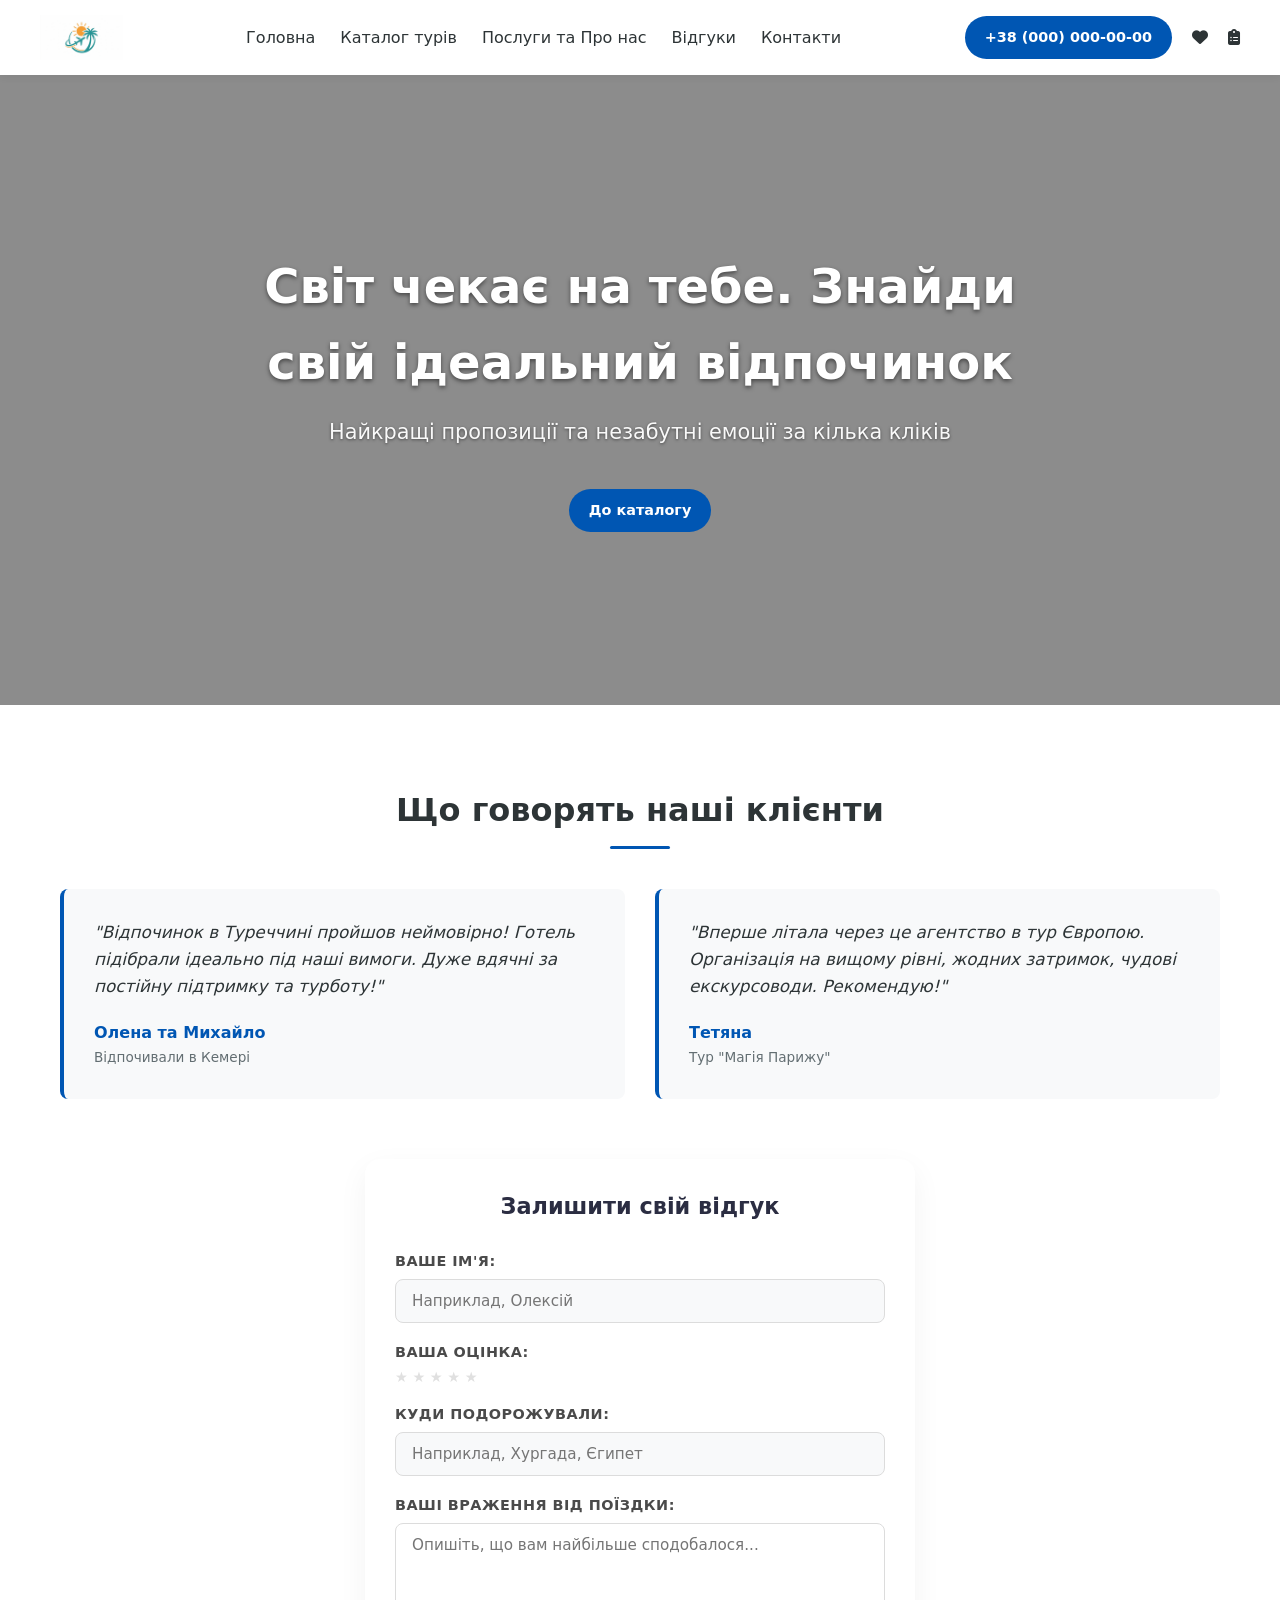
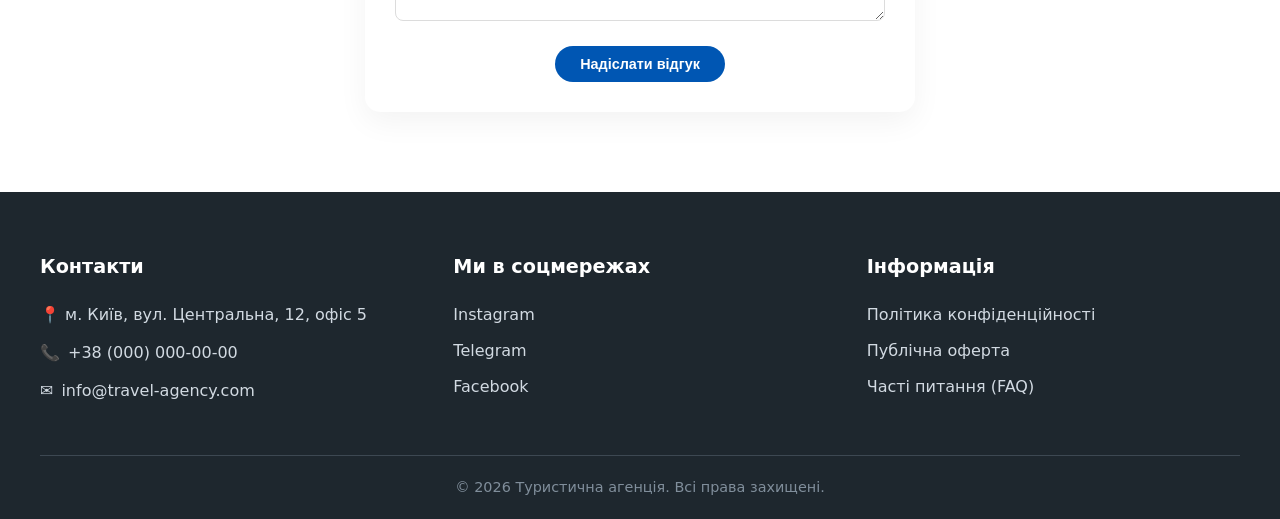
<file: index.html>
<!DOCTYPE html>
<html lang="uk">

<head>
    <meta charset="UTF-8">
    <meta name="viewport" content="width=device-width, initial-scale=1.0">
    <title>Головна сторінка | Туристична агенція</title>
    <link rel="stylesheet" href="./style.css">
    
    <link rel="stylesheet"
          href="https://cdnjs.cloudflare.com/ajax/libs/font-awesome/6.5.2/css/all.min.css">
</head>

<body>

    <header class="main-header">
        <div class="logo">
            <a href="#">
                <img src="./logo.png" alt="Логотип ТА">
            </a>
        </div>
        <nav class="main-navigation">
            <ul>
                <li><a href="./index.html#hero">Головна</a></li>
                <!-- Замінено гарячі путівки на посилання до каталогу -->
                <li><a href="./catalog.html">Каталог турів</a></li>
                <li><a href="./index.html#services">Послуги та Про нас</a></li>
                <li><a href="./index.html#reviews">Відгуки</a></li>
                <li><a href=".index.html#contacts">Контакти</a></li>
            </ul>
        </nav>
        
        <div class="header-user-actions">
            <a href="tel:+380000000000" class="btn-phone">+38 (000) 000-00-00</a>
            <a href="./favorites.html"><i class="fa fa-heart black-icon"></i></a>
            <a href="./booked.html"><i class="fa fa-clipboard-list black-icon"></i></a>
        </div>
    
        
    </header>

    <main>
        <section id="hero" class="hero-section">
            <div class="hero-content">
                <h1>Світ чекає на тебе. Знайди свій ідеальний відпочинок</h1>
                <p>Найкращі пропозиції та незабутні емоції за кілька кліків</p>

                <!-- Форму пошуку видалено. Додано кнопку до каталогу -->
                <div class="hero-actions">
                    <a href="catalog.html" class="btn-catalog">До каталогу</a>
                </div>
            </div>
        </section>

        <!-- Секцію з гарячими путівками повністю видалено -->

        <section id="reviews" class="reviews-section">
    <h2>Що говорять наші клієнти</h2>
    
    <!-- Додано id="reviews-container" -->
    <div class="reviews-container" id="reviews-container">
        <blockquote class="review-card">
            <p class="review-text">"Відпочинок в Туреччині пройшов неймовірно! Готель підібрали ідеально під наші вимоги. Дуже вдячні за постійну підтримку та турботу!"</p>
            <cite class="review-author">
                <strong>Олена та Михайло</strong>
                <span>Відпочивали в Кемері</span>
            </cite>
        </blockquote>

        <blockquote class="review-card">
            <p class="review-text">"Вперше літала через це агентство в тур Європою. Організація на вищому рівні, жодних затримок, чудові екскурсоводи. Рекомендую!"</p>
            <cite class="review-author">
                <strong>Тетяна</strong>
                <span>Тур "Магія Парижу"</span>
            </cite>
        </blockquote>
    </div>

    <div class="add-review-block">
        <h3>Залишити свій відгук</h3>
        <form class="review-form">
            <div class="form-group">
                <label for="review-name">Ваше ім'я:</label>
                <input type="text" id="review-name" required placeholder="Наприклад, Олексій">
            </div>
            
            <!-- ====== НОВИЙ БЛОК: СИСТЕМА ЗІРОК ====== -->
            <div class="form-group">
                <label>Ваша оцінка:</label>
                <div class="star-rating">
                    <input type="radio" id="star5" name="rating" value="5" required /><label for="star5" title="5 зірок">★</label>
                    <input type="radio" id="star4" name="rating" value="4" /><label for="star4" title="4 зірки">★</label>
                    <input type="radio" id="star3" name="rating" value="3" /><label for="star3" title="3 зірки">★</label>
                    <input type="radio" id="star2" name="rating" value="2" /><label for="star2" title="2 зірки">★</label>
                    <input type="radio" id="star1" name="rating" value="1" /><label for="star1" title="1 зірка">★</label>
                </div>
            </div>
            <!-- ======================================= -->

            <div class="form-group">
                <label for="review-tour">Куди подорожували:</label>
                <input type="text" id="review-tour" required placeholder="Наприклад, Хургада, Єгипет">
            </div>
            <div class="form-group">
                <label for="review-message">Ваші враження від поїздки:</label>
                <textarea id="review-message" rows="4" required placeholder="Опишіть, що вам найбільше сподобалося..."></textarea>
            </div>
            <button type="submit" class="btn-submit-review">Надіслати відгук</button>
        </form>
    </div>
</section>
    </main>

    <footer id="contacts" class="main-footer">
        <div class="footer-grid">
            <div class="footer-contacts">
                <h3>Контакти</h3>
                <p>📍 м. Київ, вул. Центральна, 12, офіс 5</p>
                <p>📞 <a href="tel:+380000000000">+38 (000) 000-00-00</a></p>
                <p>✉️ <a href="mailto:info@travel-agency.com">info@travel-agency.com</a></p>
            </div>

            <div class="footer-socials">
                <h3>Ми в соцмережах</h3>
                <ul>
                    <li><a href="#" target="_blank">Instagram</a></li>
                    <li><a href="#" target="_blank">Telegram</a></li>
                    <li><a href="#" target="_blank">Facebook</a></li>
                </ul>
            </div>

            <div class="footer-links">
                <h3>Інформація</h3>
                <ul>
                    <li><a href="#">Політика конфіденційності</a></li>
                    <li><a href="#">Публічна оферта</a></li>
                    <li><a href="#">Часті питання (FAQ)</a></li>
                </ul>
            </div>
        </div>

        <div class="footer-bottom">
            <p>&copy; 2026 Туристична агенція. Всі права захищені.</p>
        </div>
    </footer>
<script>
document.addEventListener('DOMContentLoaded', () => {
    const reviewForm = document.querySelector('.review-form');
    const reviewsContainer = document.getElementById('reviews-container');

    // Функція, яка створює HTML-картку відгуку та додає її на сторінку
    function createReviewCard(name, rating, tour, message) {
        const reviewCard = document.createElement('blockquote');
        reviewCard.className = 'review-card';

        // Генеруємо рядок із зірочками (наприклад: ★★★★★)
        const starsHtml = '★'.repeat(rating) + '☆'.repeat(5 - rating);

        reviewCard.innerHTML = `
            <div class="review-stars">${starsHtml}</div>
            <p class="review-text">"${message}"</p>
            <cite class="review-author">
                <strong>${name}</strong>
                <span>${tour}</span>
            </cite>
        `;
        
        reviewsContainer.appendChild(reviewCard);
    }

    // 1. Завантаження збережених відгуків з пам'яті браузера при відкритті сайту
    const savedReviews = JSON.parse(localStorage.getItem('travelReviews')) || [];
    savedReviews.forEach(rev => {
        createReviewCard(rev.name, rev.rating, rev.tour, rev.message);
    });

    // 2. Обробка відправки форми
    reviewForm.addEventListener('submit', (e) => {
        e.preventDefault(); // Зупиняємо перезавантаження сторінки

        // Зчитуємо дані з полів
        const name = document.getElementById('review-name').value;
        const tour = document.getElementById('review-tour').value;
        const message = document.getElementById('review-message').value;
        const rating = parseInt(document.querySelector('input[name="rating"]:checked').value);

        // Створюємо об'єкт нового відгуку
        const newReview = { name, rating, tour, message };

        // Додаємо в масив та зберігаємо в LocalStorage
        savedReviews.push(newReview);
        localStorage.setItem('travelReviews', JSON.stringify(savedReviews));

        // Одразу рендеримо новий відгук на екрані поруч з іншими
        createReviewCard(name, rating, tour, message);

        // Очищаємо форму для наступного відгуку
        reviewForm.reset();
    });
});
</script>
</body>

</html>
</file>
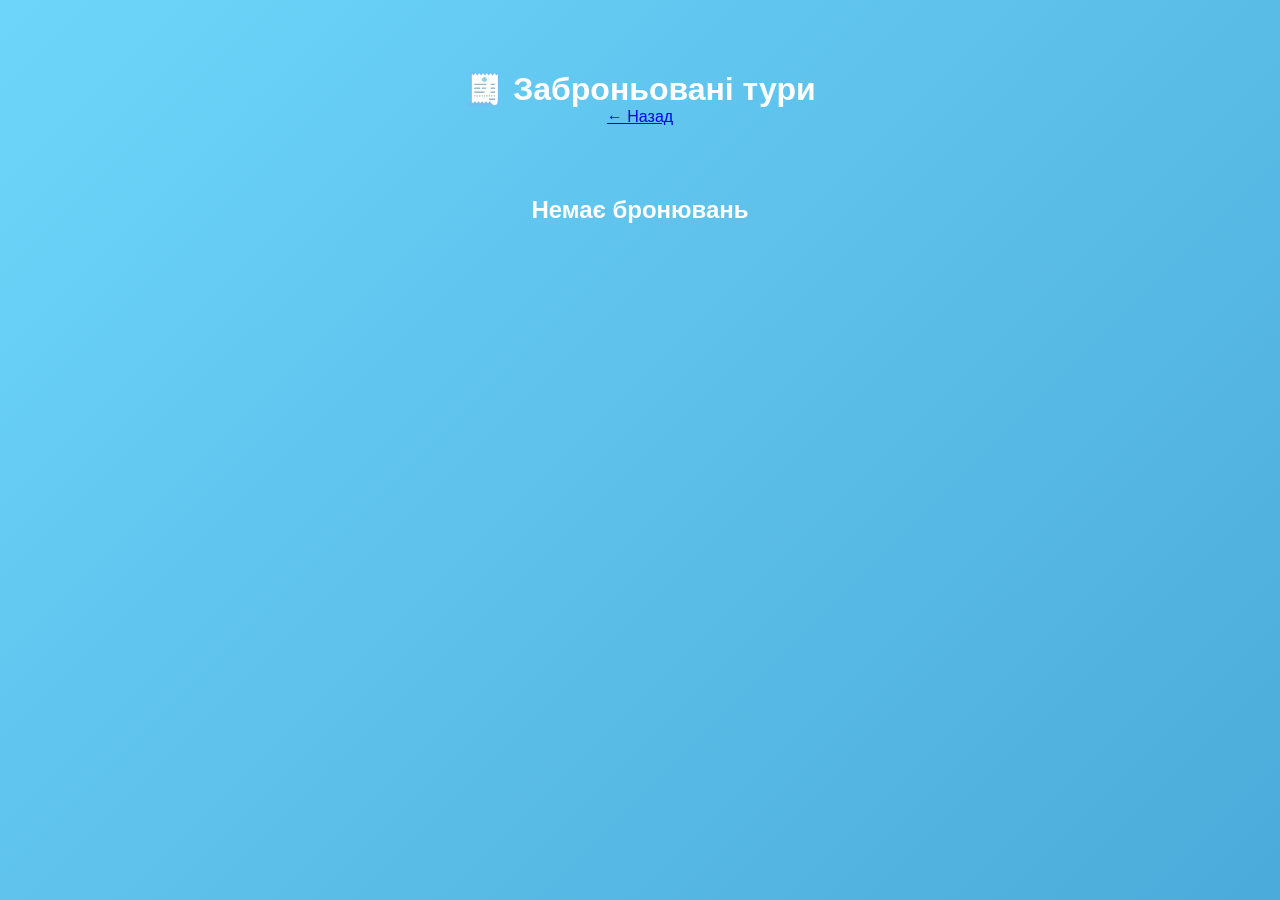
<file: booked.html>
<!DOCTYPE html>
<html lang="uk">
<head>
    <meta charset="UTF-8">
    <meta name="viewport" content="width=device-width, initial-scale=1.0">
    <title>Заброньовано</title>

    <link rel="stylesheet" href="catalog.css">
</head>

<body>

<header>
    <h1>🧾 Заброньовані тури</h1>
    <a href="catalog.html" class="back">← Назад</a>
</header>

<section>
    <div id="booked" class="catalog"></div>
</section>

<script src="booked.js"></script>

</body>
</html>
</file>
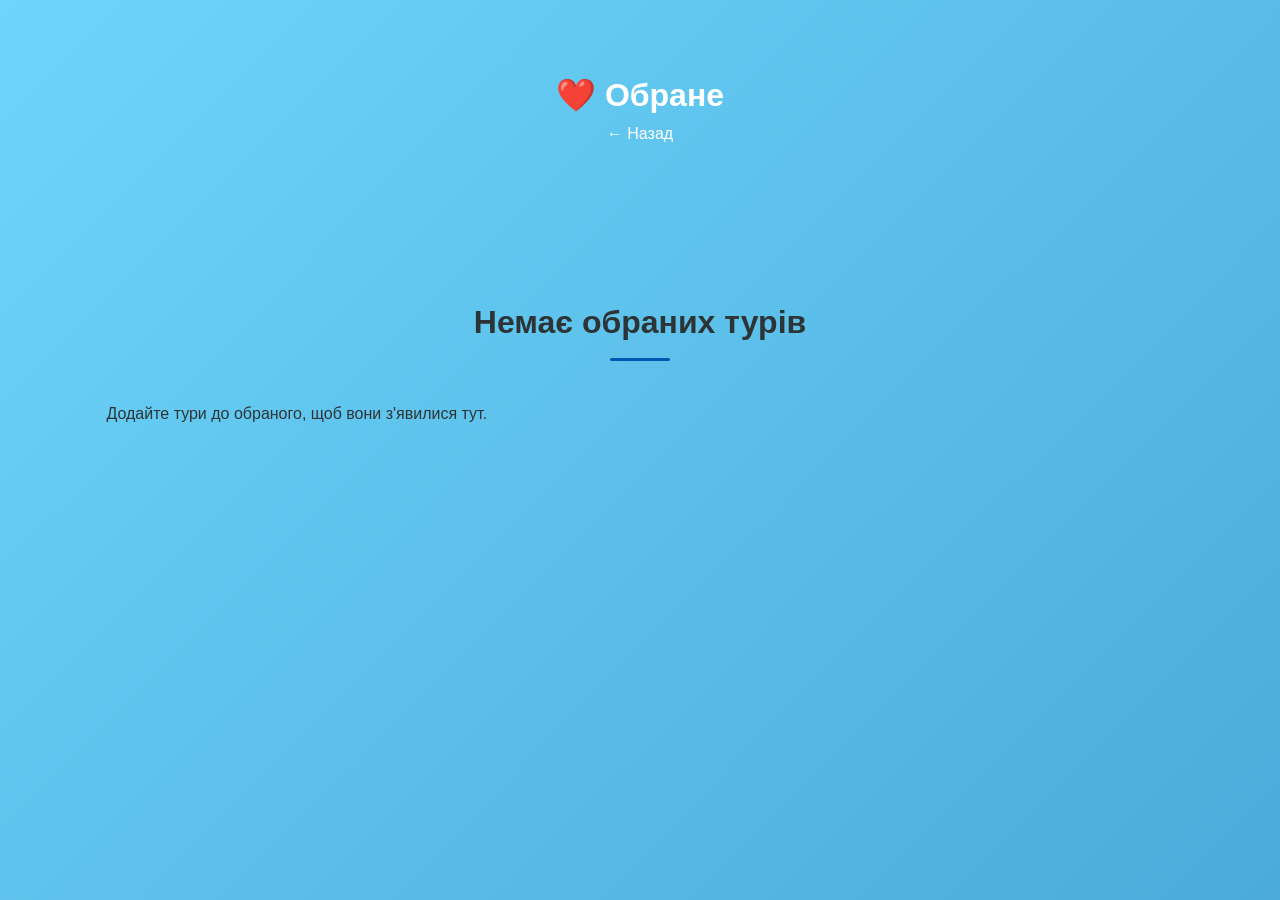
<file: favorites.html>
<!DOCTYPE html>
<html lang="uk">
<head>
    <meta charset="UTF-8">
    <meta name="viewport" content="width=device-width, initial-scale=1.0">
    <title>Обране</title>

    <link rel="stylesheet" href="catalog.css">
    <link rel="stylesheet" href="/style.css">
</head>

<body>

<header>
    <h1>❤️ Обране</h1>
    <a href="catalog.html" class="back">← Назад</a>
</header>

<section>
    <div id="favorites" class="catalog"></div>
</section>

<script src="favorites.js"></script>

</body>
</html>
</file>
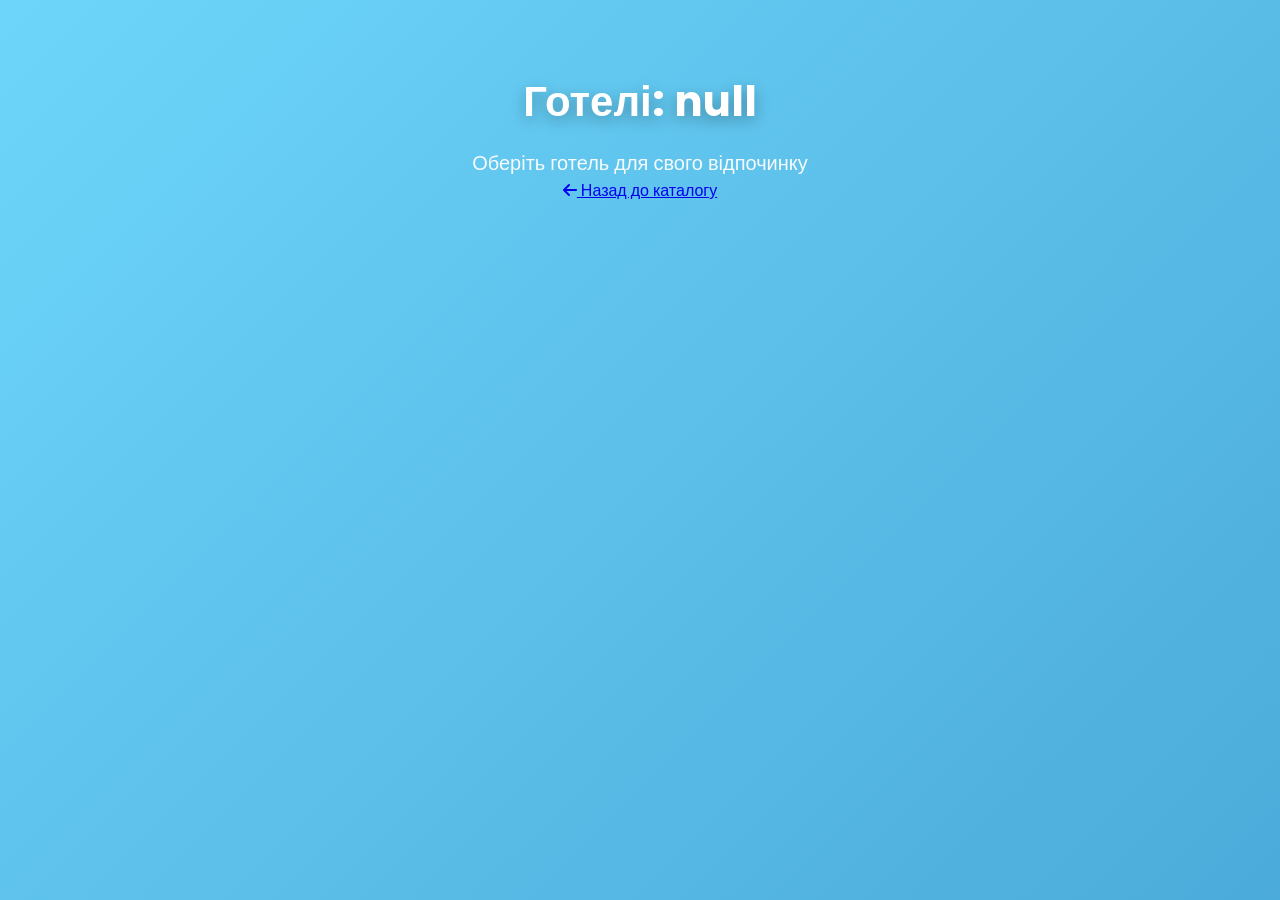
<file: hotels.html>
<!DOCTYPE html>
<html lang="uk">
<head>

    <meta charset="UTF-8">
    <meta name="viewport" content="width=device-width, initial-scale=1.0">

    <title>Готелі</title>

    <link rel="stylesheet" href="catalog.css">

    <link rel="preconnect" href="https://fonts.googleapis.com">
    <link rel="preconnect" href="https://fonts.gstatic.com" crossorigin>

    <link href="https://fonts.googleapis.com/css2?family=Poppins:wght@300;400;500;600;700&display=swap" rel="stylesheet">

    <link rel="stylesheet"
          href="https://cdnjs.cloudflare.com/ajax/libs/font-awesome/6.5.2/css/all.min.css">

</head>

<body>

<header>

    <div class="header-content">

        <h1 id="title">Готелі</h1>

        <p>Оберіть готель для свого відпочинку</p>

        <nav class="nav">

            <a href="catalog.html">
                <i class="fa fa-arrow-left"></i>
                Назад до каталогу
            </a>

        </nav>

    </div>

</header>

<section>

    <div id="catalog" class="catalog"></div>

</section>


<div id="bookingModal" class="modal">

    <div class="modal-content">

        <span class="close" onclick="closeBooking()">&times;</span>

        <h2>Бронювання готелю</h2>

        <h3 id="hotelName"></h3>

        <p><b>Країна:</b> <span id="hotelCountry"></span></p>

        <p><b>Ціна:</b> <span id="hotelPrice"></span>$</p>

        <input
            type="text"
            id="userName"
            placeholder="Ваше ім'я"
        >

        <input
            type="number"
            id="userPhone"
            placeholder="Номер телефону"
        >
        <label>Кількість людей</label>
        <select id="peopleSelect" onchange="People(this.value)"></select>

        <label>Кількість днів</label>
        <select id="daysSelect" onchange="Days(this.value)"></select>

        <button onclick="confirmBooking()">
            Підтвердити бронювання
        </button>

    </div>

</div>

<script src="hotels.js"></script>

</body>
</html>
</file>
<file: style.css>
/* ==========================================================================
   1. ГЛОБАЛЬНІ НАЛАШТУВАННЯ ТА ЗМІННІ
   ========================================================================== */
:root {
    --primary-color: #0056b3;     /* Глибокий синій */
    --primary-dark: #003d80;      /* Темно-синій для ховерів */
    --accent-color: #ff4d4d;       /* Яскравий кораловий для "Гаряче" */
    --accent-hover: #e03a3a;      /* Темніший акцентний */
    --bg-light: #f8f9fa;          /* Світло-сірий фон для секцій */
    --bg-white: #ffffff;          /* Білий */
    --text-dark: #2d3436;          /* Основний колір тексту */
    --text-muted: #636e72;         /* Другорядний текст */
    --border-color: #dfe6e9;       /* Колір меж */
    --shadow-sm: 0 2px 8px rgba(0, 0, 0, 0.06);
    --shadow-md: 0 4px 15px rgba(0, 0, 0, 0.1);
    --transition: all 0.3s ease;
    --radius: 8px;
}

* {
    box-sizing: border-box;
    margin: 0;
    padding: 0;
}

html {
    scroll-behavior: smooth;
    font-family: system-ui, -apple-system, BlinkMacSystemFont, 'Segoe UI', Roboto, Helvetica, Arial, sans-serif;
    color: var(--text-dark);
    line-height: 1.6;
}

body {
    background-color: var(--bg-white);
}

a {
    text-decoration: none;
    color: inherit;
    transition: var(--transition);
}

ul {
    list-style: none;
}

img {
    max-width: 100%;
    height: auto;
    display: block;
}

/* Центрувальник контенту для секцій */
section {
    padding: 80px 20px;
    max-width: 1200px;
    margin: 0 auto;
}

section h2 {
    text-align: center;
    font-size: 2rem;
    margin-bottom: 40px;
    position: relative;
}

section h2::after {
    content: '';
    display: block;
    width: 60px;
    height: 3px;
    background-color: var(--primary-color);
    margin: 10px auto 0;
    border-radius: 2px;
}

/* ==========================================================================
   2. ШАПКА САЙТУ (HEADER)
   ========================================================================== */
.main-header {
    background-color: var(--bg-white);
    box-shadow: var(--shadow-sm);
    position: sticky;
    top: 0;
    z-index: 1000;
    display: flex;
    justify-content: space-between;
    align-items: center;
    padding: 15px 40px;
}

.logo img {
    max-height: 45px;
}

.main-navigation ul {
    display: flex;
    gap: 25px;
}

.main-navigation a {
    font-weight: 500;
    color: var(--text-dark);
}

.main-navigation a:hover {
    color: var(--primary-color);
}

.header-user-actions {
    display: flex;
    align-items: center;
    gap: 20px;
}

.nav-icon-link {
    display: flex;
    align-items: center;
    gap: 6px;
    font-size: 0.95rem;
}

.nav-icon-link:hover {
    color: var(--primary-color);
    transform: translateY(-1px);
}

.btn-phone {
    background-color: var(--primary-color);
    color: var(--bg-white);
    padding: 10px 20px;
    border-radius: 50px;
    font-weight: bold;
    font-size: 0.9rem;
}

.btn-phone:hover {
    background-color: var(--primary-dark);
    box-shadow: var(--shadow-sm);
}

/* ==========================================================================
   3. ГЕРОЙ-СЕКЦІЯ ТА ПОШУК (HERO)
   ========================================================================== */
.hero-section {
    max-width: 100%;
    padding: 0;
    background: linear-gradient(rgba(0, 0, 0, 0.45), rgba(0, 0, 0, 0.45)), 
                url('https://images.unsplash.com/photo-1506929562872-bb421503ef21?q=80&w=1600') no-repeat center center/cover;
    height: 70vh;
    min-height: 500px;
    display: flex;
    align-items: center;
    justify-content: center;
    text-align: center;
    color: var(--bg-white);
}

.hero-content {
    width: 100%;
    max-width: 900px;
    padding: 0 20px;
}

.hero-content h1 {
    font-size: 3rem;
    font-weight: 800;
    margin-bottom: 15px;
    text-shadow: 0 2px 4px rgba(0,0,0,0.5);
}

.hero-content p {
    font-size: 1.3rem;
    margin-bottom: 40px;
    opacity: 0.95;
    text-shadow: 0 1px 3px rgba(0,0,0,0.5);
}

/* Форма пошуку */
.tour-search-form {
    background-color: var(--bg-white);
    padding: 20px;
    border-radius: var(--radius);
    box-shadow: var(--shadow-md);
    display: grid;
    grid-template-columns: repeat(3, 1fr) auto;
    gap: 15px;
    align-items: flex-end;
    color: var(--text-dark);
    text-align: left;
}

.form-group {
    display: flex;
    flex-direction: column;
    gap: 8px;
}

.form-group label {
    font-size: 0.85rem;
    font-weight: 600;
    color: var(--text-muted);
    text-transform: uppercase;
    letter-spacing: 0.5px;
}

.form-group input,
.form-group select {
    padding: 12px;
    border: 1px solid var(--border-color);
    border-radius: 6px;
    font-size: 1rem;
    outline: none;
    transition: var(--transition);
    background-color: var(--bg-light);
}

.form-group input:focus,
.form-group select:focus {
    border-color: var(--primary-color);
    background-color: var(--bg-white);
    box-shadow: 0 0 0 3px rgba(0, 86, 179, 0.15);
}

.btn-search {
    background-color: var(--accent-color);
    color: var(--bg-white);
    border: none;
    padding: 14px 28px;
    border-radius: 6px;
    font-size: 1rem;
    font-weight: bold;
    cursor: pointer;
    transition: var(--transition);
    height: 48px;
}

.btn-search:hover {
    background-color: var(--accent-hover);
    transform: translateY(-1px);
}






.btn-details {
    display: block;
    text-align: center;
    border: 2px solid var(--primary-color);
    color: var(--primary-color);
    padding: 10px;
    border-radius: 6px;
    font-weight: 600;
}

.btn-details:hover {
    background-color: var(--primary-color);
    color: var(--bg-white);
}

/* ==========================================================================
   5. СЕКЦІЯ ПРО НАC ТА ПОСЛУГИ (SERVICES)
   ========================================================================== */
.about-services-section {
    background-color: var(--bg-light);
    max-width: 100%;
}

.about-block {
    max-width: 800px;
    margin: 0 auto 60px;
    text-align: center;
}

.about-block p {
    font-size: 1.1rem;
    color: var(--text-muted);
}

.services-block h2 {
    margin-top: 40px;
}

.services-grid {
    display: grid;
    grid-template-columns: repeat(auto-fit, minmax(280px, 1fr));
    gap: 30px;
    margin-top: 40px;
}

.service-item {
    background-color: var(--bg-white);
    padding: 40px 30px;
    border-radius: var(--radius);
    text-align: center;
    box-shadow: var(--shadow-sm);
    border: 1px solid var(--border-color);
    transition: var(--transition);
}

.service-item:hover {
    transform: translateY(-3px);
    box-shadow: var(--shadow-md);
}

.service-item .icon {
    font-size: 3rem;
    margin-bottom: 20px;
}

.service-item h3 {
    font-size: 1.25rem;
    margin-bottom: 12px;
}

.service-item p {
    color: var(--text-muted);
    font-size: 0.95rem;
}

/* ==========================================================================
   6. ВІДГУКИ (REVIEWS)
   ========================================================================== */
.reviews-container {
    display: grid;
    grid-template-columns: repeat(auto-fit, minmax(450px, 1fr));
    gap: 30px;
}

.review-card {
    background-color: var(--bg-light);
    padding: 30px;
    border-radius: var(--radius);
    border-left: 4px solid var(--primary-color);
    position: relative;
}

.review-text {
    font-style: italic;
    font-size: 1.05rem;
    margin-bottom: 20px;
    color: var(--text-dark);
}

.review-author {
    display: flex;
    flex-direction: column;
    font-style: normal;
}

.review-author strong {
    color: var(--primary-color);
    font-size: 1rem;
}

.review-author span {
    color: var(--text-muted);
    font-size: 0.85rem;
    margin-top: 2px;
}

/* ==========================================================================
   7. ПІДВАЛ САЙТУ (FOOTER)
   ========================================================================== */
.main-footer {
    background-color: #1e272e;
    color: #d2dae2;
    padding: 60px 40px 20px;
}

.footer-grid {
    max-width: 1200px;
    margin: 0 auto;
    display: grid;
    grid-template-columns: repeat(auto-fit, minmax(250px, 1fr));
    gap: 40px;
    padding-bottom: 40px;
    border-bottom: 1px solid #3d4852;
}

.footer-grid h3 {
    color: var(--bg-white);
    font-size: 1.2rem;
    margin-bottom: 20px;
    position: relative;
}

.footer-contacts p {
    margin-bottom: 12px;
    display: flex;
    align-items: center;
    gap: 8px;
}

.footer-contacts a:hover,
.footer-links a:hover,
.footer-socials a:hover {
    color: var(--bg-white);
    text-decoration: underline;
}

.footer-socials ul,
.footer-links ul {
    display: flex;
    flex-direction: column;
    gap: 10px;
}

.footer-bottom {
    max-width: 1200px;
    margin: 20px auto 0;
    text-align: center;
    font-size: 0.9rem;
    color: #808e9b;
}

/* ==========================================================================
   8. АДАПТИВНІСТЬ (RESPONSIVE MEDIA QUERIES)
   ========================================================================== */

/* Планшети та менші екрани */
@media (max-width: 992px) {
    .main-header {
        flex-direction: column;
        gap: 15px;
        padding: 15px 20px;
    }
    
    .tour-search-form {
        grid-template-columns: 1fr 1fr;
    }
    
    .btn-search {
        grid-column: span 2;
        width: 100%;
    }
    
    .hero-content h1 {
        font-size: 2.3rem;
    }
}

/* Мобільні пристрої */
@media (max-width: 768px) {
    .main-navigation ul {
        flex-wrap: wrap;
        justify-content: center;
        gap: 12px 20px;
    }

    .header-user-actions {
        flex-wrap: wrap;
        justify-content: center;
        width: 100%;
    }

    .tour-search-form {
        grid-template-columns: 1fr;
    }

    .btn-search {
        grid-column: span 1;
    }

    .reviews-container {
        grid-template-columns: 1fr;
    }
    
    section {
        padding: 50px 15px;
    }
    
    .hero-section {
        height: auto;
        padding: 65px 0;
    }
/* Контейнер для кнопки в секції Hero */
/* Контейнер для кнопки в секції Hero (залишаємо для центрування) */
.hero-actions {
    margin-top: 25px;
    display: flex;
    justify-content: center;
}

/* 1. Робимо так, щоб увесь контент банера був над картинкою */
.hero-content {
    position: relative;
    z-index: 10; /* Велике значення z-index виводить елемент на самий верхній шар */
}

/* 2. Для самої кнопки про всяк випадок теж додаємо позиціонування */

/* 3. ЯКЩО картинка банера вставлена в HTML тегом <img>, 
   їй обов'язково треба дати найнижчий шар (z-index: 1): */
.hero-section img {
    position: absolute;
    top: 0;
    left: 0;
    width: 100%;
    height: 100%;
    object-fit: cover;
    z-index: 1; /* Відправляємо картинку на задній план */
}

/* Також переконайся, що у самої секції стоїть position: relative */
.hero-section {
    position: relative;
    overflow: hidden; /* Щоб картинка не вилазила за межі секції */
}
/* Контейнер для логотипа */
.logo {
    display: flex;
    align-items: center;
    max-height: 60px; /* Обмежуємо висоту всього блоку лого */
}

.logo a {
    display: inline-block;
    height: 100%;
}

/* Стилі для самої картинки */
.logo img {
    height: 60px;       /* Задаємо фіксовану акуратну висоту */
    width: auto;        /* Ширина підлаштується автоматично та пропорційно */
    object-fit: contain;/* Захищає картинку від розтягування */
    
    /* Оскільки логотип має біле тло, а шапка сайту може бути іншого кольору, 
       можна трохи змістити або обрізати поля за потреби. Але якщо шапка теж біла — все буде ідеально. */
}
}

.btn-catalog {
    position: relative;
    z-index: 15; /* Ще вище, щоб точно нічого не перекривало */
    
    /* Твої стилі кнопки, які ми додавали раніше: */
    display: inline-block;
    text-decoration: none;
    background-color: var(--primary-color);
    color: var(--bg-white);
    padding: 10px 20px;
    border-radius: 50px;
    font-weight: bold;
    font-size: 0.9rem;
    transition: filter 0.3s ease, transform 0.2s ease;
}
/* Контейнер форми для відгуків */
.add-review-block {
    max-width: 550px;
    margin: 60px auto 0 auto; /* Відступ зверху, щоб відокремити від інших відгуків */
    padding: 30px;
    background-color: #ffffff;
    border-radius: 15px;
    box-shadow: 0 10px 30px rgba(0, 0, 0, 0.05); /* М'яка красива тінь */
}

.add-review-block h3 {
    text-align: center;
    margin-bottom: 25px;
    font-size: 1.4rem;
    color: #2b2d42;
}

/* Вертикальне вирівнювання елементів форми */
.review-form .form-group {
    margin-bottom: 18px;
    display: flex;
    flex-direction: column;
    gap: 6px;
}

.review-form label {
    font-weight: 600;
    font-size: 0.9rem;
    color: #4a4a4a;
}

/* Стилізація полів введення */
.review-form input,
.review-form textarea {
    padding: 12px 16px;
    border: 1px solid #dcdcdc;
    border-radius: 8px;
    font-size: 0.95rem;
    font-family: inherit;
    transition: border-color 0.3s ease, box-shadow 0.3s ease;
}

/* Ефект фокусу на полях (коли користувач клацає всередину) */
.review-form input:focus,
.review-form textarea:focus {
    outline: none;
    border-color: var(--primary-color); /* Твій фірмовий колір */
    box-shadow: 0 0 0 3px rgba(0, 0, 0, 0.03); /* Легке світіння */
}

/* Заборона змінювати ширину текстового поля, лише висоту */
.review-form textarea {
    resize: vertical;
}

/* Кнопка відправки відгуку (стиль 1 в 1 як у телефону та каталогу) */
.btn-submit-review {
    display: block;
    width: fit-content;
    margin: 25px auto 0 auto; /* Центрування кнопки по центру форми */
    border: none;
    cursor: pointer;
    
    /* Твої фірмові стилі */
    background-color: var(--primary-color);
    color: var(--bg-white);
    padding: 10px 25px;
    border-radius: 50px;
    font-weight: bold;
    font-size: 0.9rem;
    
    transition: filter 0.3s ease, transform 0.2s ease;
}

/* Ефекти наведення */
.btn-submit-review:hover {
    filter: brightness(1.1);
    transform: scale(1.02);
}

.btn-submit-review:active {
    transform: scale(0.98);
}

/* Контейнер для зірочок (використовуємо реверс для правильної роботи CSS-вибору) */
.star-rating {
    display: flex;
    flex-direction: row-reverse;
    justify-content: flex-end;
    gap: 4px;
    font-size: 1.8rem;
    line-height: 1;
}

/* Ховаємо стандартні круглі радіо-кнопки */
.star-rating input {
    display: none;
}

/* Стиль незафарбованої зірки */
.star-rating label {
    color: #e0e0e0;
    cursor: pointer;
    transition: color 0.2s ease;
}

/* Підсвічування зірок при наведенні та після кліку */
.star-rating input:checked ~ label,
.star-rating label:hover,
.star-rating label:hover ~ label {
    color: #ffbc00; /* Золотий колір */
}

/* Стиль для відображення зірок у вже доданих нових відгуках */
.review-stars {
    color: #ffbc00;
    margin-bottom: 10px;
    font-size: 1.1rem;
}

/* Контейнер кнопок */
.favorite-buttons {
    display: flex;
    gap: 12px;
    margin-top: 18px;
    flex-wrap: wrap;
}

/* Кнопка "Переглянути готелі" */
.hotels-btn {
    background: #3498db;
    color: white;
    border: none;
    padding: 12px 20px;
    border-radius: 10px;
    font-size: 15px;
    font-weight: bold;
    cursor: pointer;
    transition: 0.3s;
}

.hotels-btn:hover {
    background: #217dbb;
    transform: translateY(-2px);
    box-shadow: 0 5px 12px rgba(52, 152, 219, 0.3);
}

/* Кнопка "Видалити" */
.delete-btn {
    background: #e74c3c;
    color: white;
    border: none;
    padding: 12px 20px;
    border-radius: 10px;
    font-size: 15px;
    font-weight: bold;
    cursor: pointer;
    transition: 0.3s;
}

.delete-btn:hover {
    background: #c0392b;
    transform: translateY(-2px);
    box-shadow: 0 5px 12px rgba(231, 76, 60, 0.3);
}

/* Ефект при натисканні */
.hotels-btn:active,
.delete-btn:active {
    transform: scale(0.96);
}

/* Для маленьких екранів */
@media (max-width: 600px) {

    .favorite-buttons {
        flex-direction: column;
    }

    .hotels-btn,
    .delete-btn {
        width: 100%;
    }
}
</file>
<file: catalog.css>
*{
    margin:0;
    padding:0;
    box-sizing:border-box;
    font-family:'Poppins',sans-serif;
}

body{
    min-height:100vh;
    background:linear-gradient(135deg,#6dd5fa,#2980b9,#43cea2);
    background-size:400% 400%;
    animation:bg 15s ease infinite;
}

@keyframes bg{
    0%{background-position:0% 50%;}
    50%{background-position:100% 50%;}
    100%{background-position:0% 50%;}
}

header{
    padding:70px 20px;
    text-align:center;
    color:white;
}

.header-content h1{
    font-size:42px;
    margin-bottom:15px;
    text-shadow:0 5px 15px rgba(0,0,0,.3);
}

.header-content p{
    font-size:20px;
    opacity:.95;
}

.filters{
    width:92%;
    margin:auto;
    margin-bottom:35px;
    padding:25px;
    background:rgba(255,255,255,.18);
    backdrop-filter:blur(15px);
    border-radius:20px;
    display:flex;
    flex-wrap:wrap;
    gap:15px;
    box-shadow:0 10px 30px rgba(0,0,0,.15);
}

.filters input,
.filters select{

    flex:1;
    min-width:180px;
    padding:14px;
    border:none;
    border-radius:12px;
    outline:none;
    font-size:16px;
    background:white;

}

.catalog{

    width:92%;
    margin:auto;

    display:grid;

    grid-template-columns:repeat(auto-fit,minmax(320px,1fr));

    gap:30px;

    padding-bottom:60px;

}

.card{

    background:white;

    border-radius:20px;

    overflow:hidden;

    box-shadow:0 15px 35px rgba(0,0,0,.18);

    transition:.35s;

    animation:show .6s;

    position:relative;

}

.card:hover{

    transform:translateY(-10px) scale(1.03);

}

@keyframes show{

    from{

        opacity:0;
        transform:translateY(40px);

    }

    to{

        opacity:1;
        transform:translateY(0);

    }

}

.card img{

    width:100%;
    height:230px;
    object-fit:cover;

}

.info{

    padding:22px;

}

.info h2{

    color:#0077ff;
    margin-bottom:12px;

}

.info p{

    margin:8px 0;
    color:#555;

}

.price{

    font-size:28px;

    color:#ff5722;

    font-weight:bold;

    margin:18px 0;

}

.buttons{

    display:flex;

    gap:10px;

}

.favorite{

    width:45px;

    height:45px;

    border:none;

    border-radius:50%;

    background:#ffe0e6;

    color:#ff2d55;

    cursor:pointer;

    transition:.3s;

    font-size:18px;

}

.favorite:hover{

    transform:scale(1.15);

}

.favorite.active{

    background:#ff2d55;

    color:white;

}

.book{

    flex:1;

    border:none;

    border-radius:10px;
    padding: 15px 0;

    background:linear-gradient(45deg,#00c6ff,#0072ff);

    color:white;

    font-size:16px;

    cursor:pointer;

    transition:.3s;

}

.book:hover{

    transform:scale(1.03);

}

.modal{

    position:fixed;

    inset:0;

    background:rgba(0,0,0,.6);

    display:none;

    justify-content:center;

    align-items:center;

    z-index:1000;

}

.modal-content{

    width:360px;

    background:white;

    border-radius:20px;

    padding:30px;

    display:flex;

    flex-direction:column;

    gap:15px;

    animation:popup .3s;

}

@keyframes popup{

    from{

        transform:scale(.7);

        opacity:0;

    }

    to{

        transform:scale(1);

        opacity:1;

    }

}

.modal-content h2{

    color:#0077ff;

    text-align:center;

}

.modal-content input{

    padding:12px;

    border:1px solid #ccc;

    border-radius:10px;

    outline:none;

}

.modal-content button{

    padding:14px;

    border:none;

    border-radius:10px;

    cursor:pointer;

    color:white;

    background:linear-gradient(45deg,#00c6ff,#0072ff);

    font-size:16px;

}

#close{

    align-self:flex-end;

    font-size:30px;

    cursor:pointer;

}

.toast{

    position:fixed;

    right:20px;

    bottom:20px;

    background:#2ecc71;

    color:white;

    padding:16px 28px;

    border-radius:10px;

    opacity:0;

    pointer-events:none;

    transition:.4s;

    box-shadow:0 10px 20px rgba(0,0,0,.2);

}

.toast.show{

    opacity:1;

}

@media(max-width:768px){

.header-content h1{

    font-size:30px;

}

.filters{

    flex-direction:column;

}

.catalog{

    grid-template-columns:1fr;

}

.modal-content{

    width:92%;

}
.back{
    display:inline-block;
    margin:20px;
    color:white;
    text-decoration:none;
    font-size:18px;
}
}

.black-icon{
    filter: invert(1);
}

.header-content{
    text-align: center;
}
</file>
